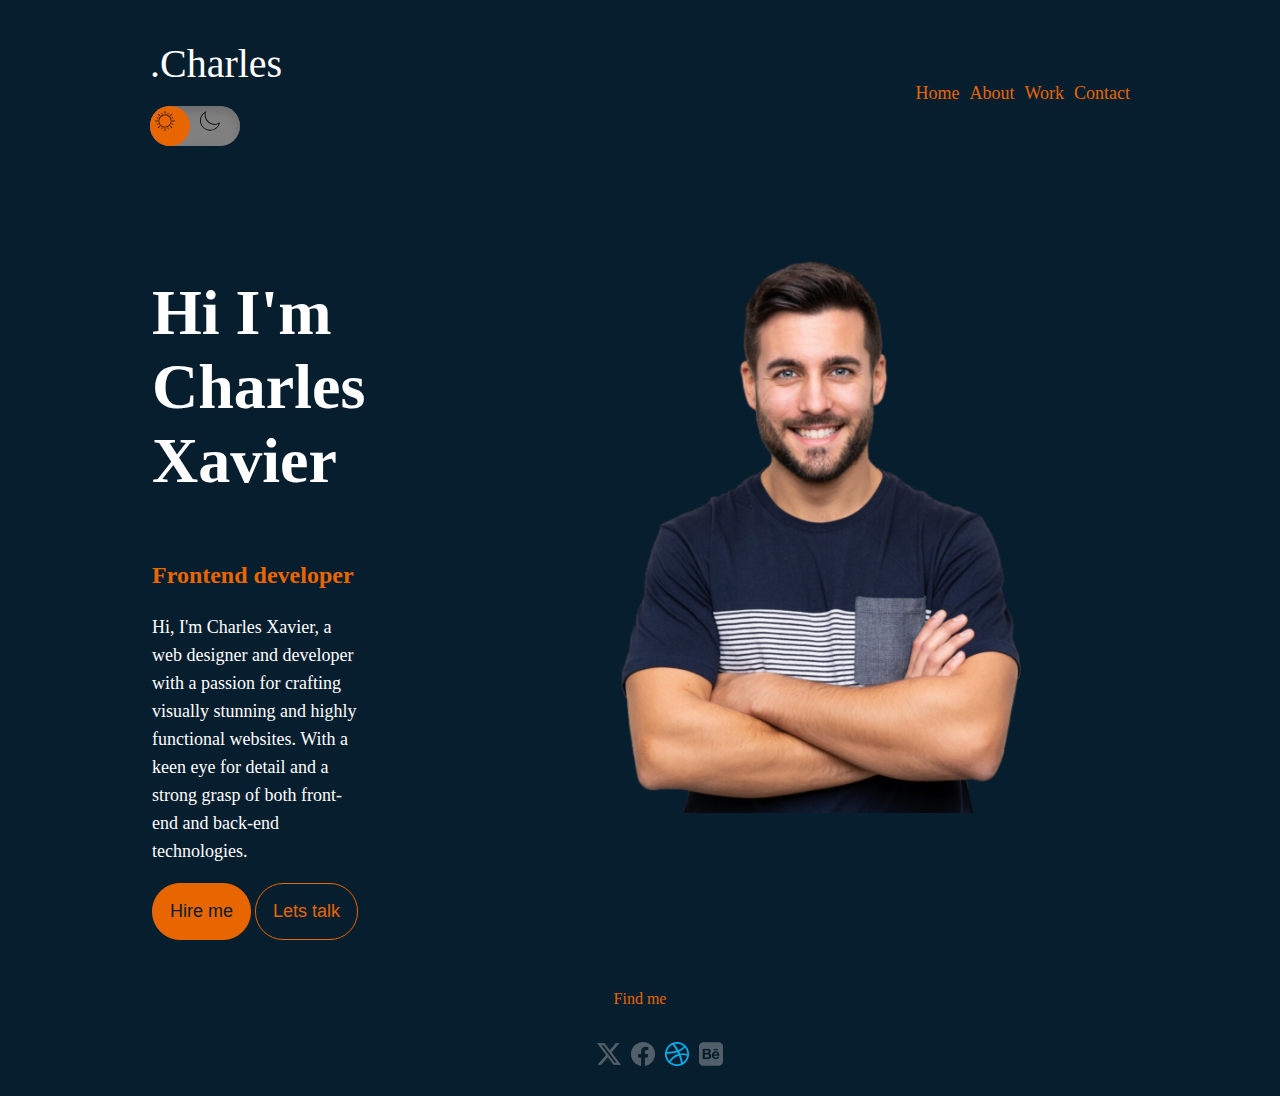
<file: index.html>
<html>
  <head>
    <link rel="preconnect" href="https://fonts.googleapis.com">
<link rel="preconnect" href="https://fonts.gstatic.com" crossorigin>
<link href="https://fonts.googleapis.com/css2?family=DM+Sans:ital,opsz,wght@0,9..40,100..1000;1,9..40,100..1000&display=swap" rel="stylesheet">
    
    <link href="./index.css" rel="stylesheet" type="text/css" />
  </head>
  <body>
    <header>
    <div>
      <div id="logo" class="logo-img" >   .Charles </div>
      <input type="checkbox" id="mode">
      <label for="mode">
        <div class="label">
          <img class="sun" src="./sun.svg" />
          <img class="moon" src="./moon.svg" />
        </div>
      </label>
      </div>

  </div>
        <ul class="style">
          <li> <a class="active"  href="./index.html" style="text-decoration: none;" >Home</a> </li>
          <li> <a class="active"  href="" style="text-decoration: none;" >About</a> </li>
          <li> <a class="active"  href="./myworks.html" style="text-decoration: none;" >Work</a> </li>
          <li> <a class="active"  href="./form.html" style="text-decoration: none;" >Contact</a> </li>
        </ul>
    </header>

    <section class="content">
   <div>
 <p class="content-title">Hi I'm Charles Xavier</p>
 <p class="content-role">Frontend developer</p>
 <p class="content-doc">Hi, I'm Charles Xavier, a web designer and developer with a passion for crafting visually stunning and highly functional websites. With a keen eye for detail and a strong grasp of both front-end and back-end technologies.</p>
<div class="btn-container">
<button class="btn main-btn">Hire me</button>
<button class="btn second-btn">Lets talk</button>
</div>
</div>
<div> <img  class="user-img" src="man.png"/> </div>
 </section>
 <footer>
    <p class="footer-text">Find me</p>
    <ul class="footer-icons">
      <li><img src="twitter.png" /></li>
      <li><img src="facebook.png" /></li>
      <li><img src="Group (1).png" /></li>
      <li><img src="Group (2).png" /></li>
    </li>
    </ul>
</footer>
  <script src="index.js"></script>
</body>
</html>
</file>
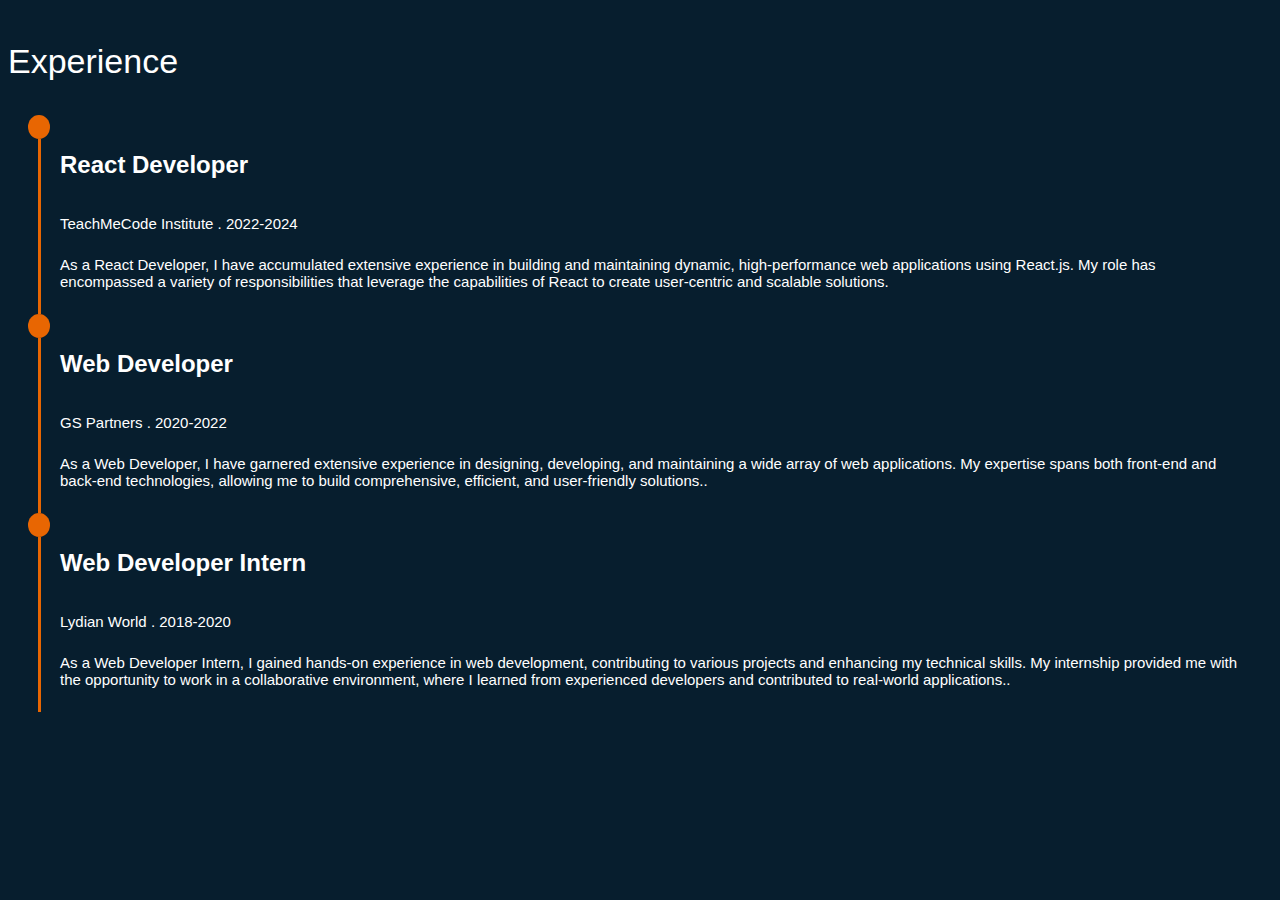
<file: experience.html>
<!DOCTYPE html>
<html lang="en">
<head>
    <meta charset="UTF-8">
    <meta name="viewport" content="width=device-width, initial-scale=1.0">
    <title>Document</title>
    <link rel="stylesheet" href="experience.css">
</head>
<body>
    <div class="exp-layout"></div> 
    <p class="exp-title">Experience</p>
</div>


</div>

    <div class="exp-item" >     
    <div class="exp-item-icon" > 
        <div class="circle"></div>
        <div class="border"></div>
    </div>
    <div class="exp-item-text" >
 <p class="exp-text-head" >React Developer</p>
 <p class="exp-text-doc" >TeachMeCode Institute . 2022-2024</p>
<p class="exp-text-doc" >As a React Developer, I have accumulated extensive experience in building and maintaining dynamic, high-performance web applications 
    using React.js. My role has encompassed a variety of responsibilities that leverage the capabilities of React to create user-centric and scalable solutions.</p>
    </div>
</div>

<div class="exp-item" >     
    <div class="exp-item-icon" > 
        <div class="circle"></div>
        <div class="border"></div>
    </div>
    <div class="exp-item-text" >
 <p class="exp-text-head" >Web Developer</p>
 <p class="exp-text-doc" >GS Partners . 2020-2022</p>
<p class="exp-text-doc" >As a Web Developer, I have garnered extensive experience in designing, developing, and maintaining 
a wide array of web applications. My expertise spans both front-end and back-end technologies, allowing me to build comprehensive, efficient, and user-friendly solutions..</p>
    </div>
</div>


<div class="exp-item" >     
    <div class="exp-item-icon" > 
        <div class="circle"></div>
        <div class="border"></div>
    </div>
    <div class="exp-item-text" >
 <p class="exp-text-head" >Web Developer Intern</p>
 <p class="exp-text-doc" >Lydian World . 2018-2020</p>
<p class="exp-text-doc" >As a Web Developer Intern, I gained hands-on experience in web development, contributing to various projects and
 enhancing my technical skills. My internship provided me with the opportunity to work in a collaborative environment, 
 where I learned from experienced developers and contributed to real-world applications..</p>
    </div>
</div>


</body>
</html>
</file>
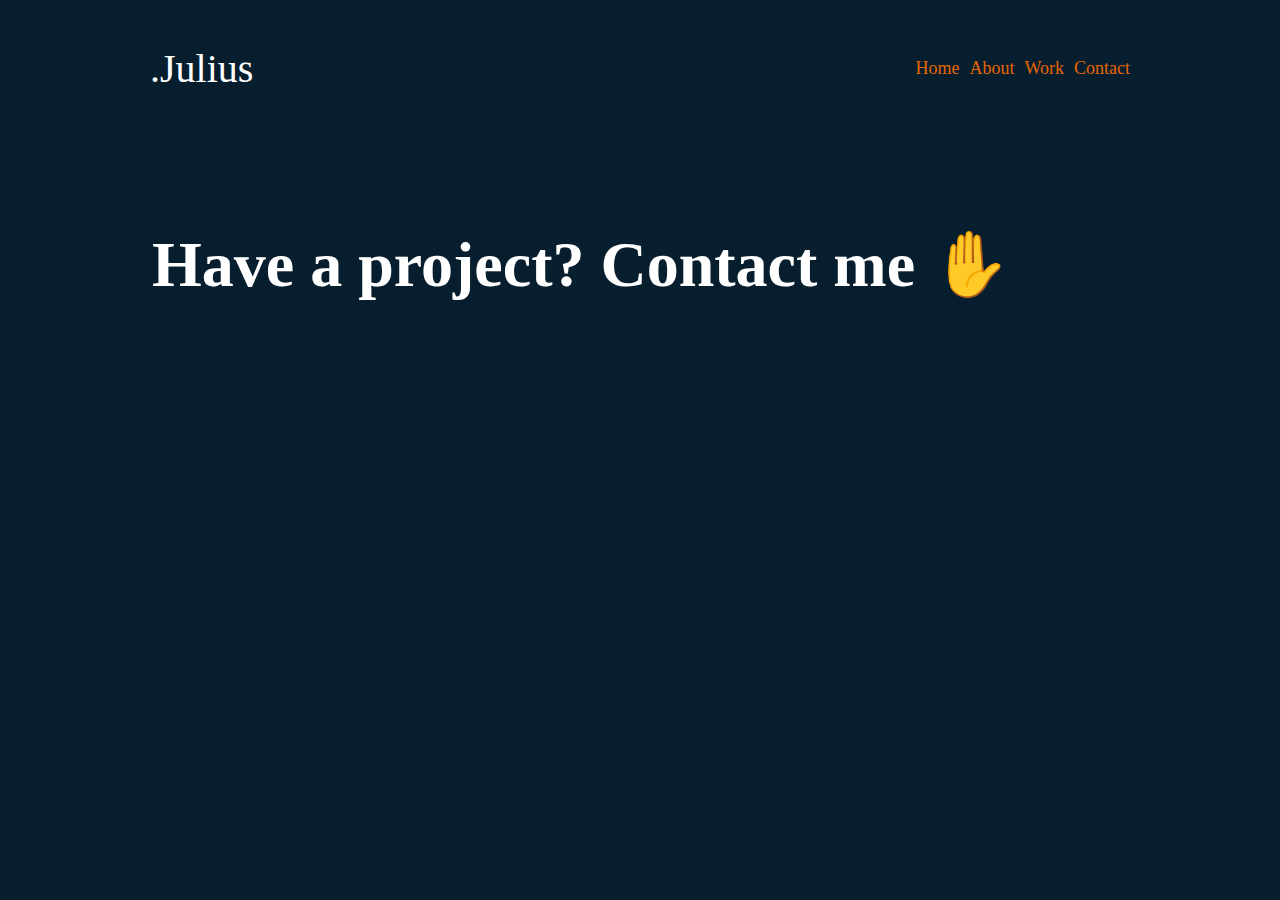
<file: form.html>
<html>
  <head>
    <link rel="preconnect" href="https://fonts.googleapis.com">
<link rel="preconnect" href="https://fonts.gstatic.com" crossorigin>
<link href="https://fonts.googleapis.com/css2?family=DM+Sans:ital,opsz,wght@0,9..40,100..1000;1,9..40,100..1000&display=swap" rel="stylesheet">
    
    <link href="./index.css" rel="stylesheet" type="text/css" />
  </head>
  <body>
    <header>
        <div class="logo-img">.Julius</div>
        <ul class="style">
          <li> <a class="active"  href="./index.html" style="text-decoration: none;" >Home</a> </li>
          <li> <a class="active"  href="" style="text-decoration: none;" >About</a> </li>
          <li> <a class="active"  href="./myworks.html" style="text-decoration: none;" >Work</a> </li>
          <li> <a class="active"  href="./form.html" style="text-decoration: none;" >Contact</a> </li>
        </ul>
    </header>
    <section class="content">
        <section class="content-work">
          <p class="content-title">Have a project? Contact me ✋</p>
    <div>
    
      

    
    
    </form>
     </div>
       
       
        </section>



         
        
        
        
        
        
       
          
</body>
</html>
</file>
<file: index.css>
body {
  background-color: var(--main-color);
  font-family: "Poppins";
}

label {
  display: block;
  width: 80px;
  height: 30px;
  padding: 5px;
  box-shadow: inset 0px 5px 10px rgb(111, 110, 110);
  position: relative;
  border-radius: 20px;
  background-color: gray;
}

.label img {
  position: absolute;
  z-index: 9999;
  width: 20px;
}

.label::after {
  content: "";
  width: 40px;
  height: 40px;
  position: absolute;
  top: 0;
  left: 0;
  border-radius: 50%;
  background-color: #e86602;
  z-index: 1;
}
.moon {
  left: 50px;
}
#mode {
  visibility: hidden;
}

#mode:checked + label {
  background-color: #e86602;
}

#mode:checked + label::after {
  left: 45px;
  background-color: gray;
}

:root {
  --main-color: #071e2e;
  --secondary-color: #e86602;
}

header {
  font-family: Poopins;
  display: flex;
  flex-direction: row;
  align-items: center;
  justify-content: space-between;
  font-family: "Poppins";
  padding: 32px 142px;
}
.logo-img {
  color: white;
  font-size: 40px;
}
.active {
  color: var(--secondary-color);
}
header ul {
  font-family: "Poppins";
  color: white;
  list-style: none;
  display: flex;
  gap: 10px;
  font-size: 18px;
}

.content {
  display: flex;
  flex-direction: row;
  padding: 32px 142px;
  border: 2px solid transparent;
}

.content-title {
  font-size: 64px;
  font-weight: 600;
  color: white;
  font-family: "Poppins";
}

.content-role {
  color: var(--secondary-color);
  font-size: 24px;
  font-weight: 600;
}

.content-doc {
  font-size: 18px;
  font-weight: 400;
  color: white;
  font-family: "Poppins";
  line-height: 28px;
}

.main-btn {
  background-color: var(--secondary-color);
  color: var(--main-color);
  border: 1px solid var(--secondary-color);
}

.second-btn {
  background-color: var(--main-color);
  color: var(--secondary-color);
  border: 1px solid var(--secondary-color);
}

.btn {
  border-radius: 28px;
  font-size: 18px;
  padding: 17px;
}
.user-img {
  width: 900px;
}

@media only screen and (max-width: 600px) {
  .content {
    flex-direction: column;
  }
}

.footer-text {
  color: var(--secondary-color);
  font-style: 18px;
  font-family: "Poppins";
}

.footer-icons {
  list-style: none;
  display: flex;
  flex-direction: row;
  gap: 10px;
  border: 2px solid transparent;
}

footer {
  display: flex;
  justify-content: center;
  flex-direction: column;
  align-items: center;
}
</file>
<file: experience.css>
body {
background-color: #071e2e;
font-family: 'Gill Sans', 'Gill Sans MT', Calibri, 'Trebuchet MS', sans-serif;

}


.exp-item {
    padding: 0 20px;
    display: flex;
    gap: 10px;

}


.exp-layout {
display: flex;
gap: 50px;
}

.exp-title {
width: max-content;
height: max-content;
font-size: 34px;
color: white;
justify-content: center;


}



.circle {
width: 22px;
height: 27px;
background-color: #e86602;
border-radius: 50%;
}

.border {
width: 3px;
height: 100%;
background-color: #e86602;
}


.exp-item-icon {
    display: flex;
    justify-content: center;
    align-items: center;
    flex-direction: column;
}



.exp-text-head {
font-size: 24px;
font-weight: 600;
color: white;
line-height: 52px;
}

.exp-text-doc {
    font-size: 15px;
    font-weight: 400;
    color: white;
    margin-bottom: 24px;
    }
</file>
